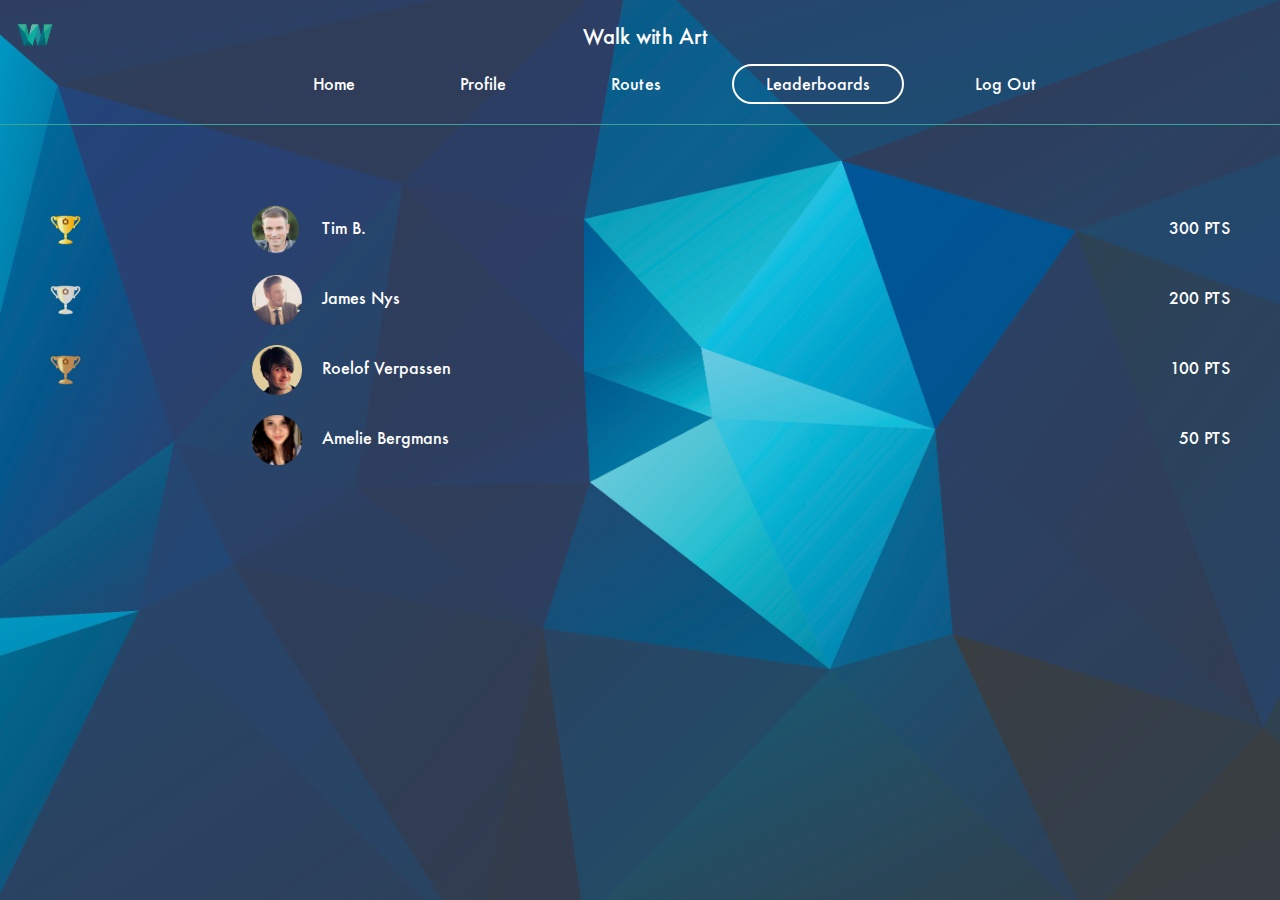
<file: nmdad1.local/www/Walk With Art/leaderboards.html>
<!--A Design by W3layouts
Author: W3layout
Author URL: http://w3layouts.com
License: Creative Commons Attribution 3.0 Unported
License URL: http://creativecommons.org/licenses/by/3.0/
-->
<!DOCTYPE html>
<html lang="en">
<head>
<title>Walk With Art | Leaderboards</title>
<meta name="viewport" content="width=device-width, initial-scale=1">
<meta charset="utf-8">
<meta name="keywords" content="Games Hub Responsive web template, Bootstrap Web Templates, Flat Web Templates, Android Compatible web template, 
Smartphone Compatible web template, free webdesigns for Nokia, Samsung, LG, SonyEricsson, Motorola web design" />
<script type="application/x-javascript"> addEventListener("load", function() { setTimeout(hideURLbar, 0); }, false); function hideURLbar(){ window.scrollTo(0,1); } </script>
<!-- bootstrap-css -->
<link href="css/bootstrap.css" rel="stylesheet" type="text/css" media="all" />
<!--// bootstrap-css -->
<!-- css -->
<link rel="stylesheet" href="css/style.css" type="text/css" media="all" />
<link rel="stylesheet" href="css/leaderboards.css" type="text/css" media="all" />
<!--// css -->
<!-- font-awesome icons -->
<link href="css/font-awesome.css" rel="stylesheet"> 
<!-- //font-awesome icons -->
<!-- portfolio -->	
<link rel="stylesheet" href="css/chocolat.css" type="text/css" media="all">
<!-- //portfolio -->	
<!-- font -->

<!-- //font -->
<script src="js/jquery-1.11.1.min.js"></script>
<script src="js/bootstrap.js"></script>
<script src="js/star.js"></script>
<script src="js/scripts.js"></script>

<!--[if lt IE 9]>
  <script src="https://oss.maxcdn.com/libs/html5shiv/3.7.0/html5shiv.js"></script>
<![endif]-->
</head>
<body>
	<!-- banner -->
	<div class="banner">
		<div class="agileits-logo">
			<div class="logo"><img src="images/Logo.png" alt="" />
				<h1><a href="index.html">Walk with Art</a></h1>
				<div class="header-top-info">
					<nav class="navbar navbar-default">
						<!-- Brand and toggle get grouped for better mobile display -->
						<div class="navbar-header">
							<button type="button" class="navbar-toggle collapsed" data-toggle="collapse" data-target="#bs-example-navbar-collapse-1">
								<span class="sr-only">Toggle navigation</span>
								<span class="icon-bar"></span>
								<span class="icon-bar"></span>
								<span class="icon-bar"></span>
							</button>
						</div>

						<!-- Collect the nav links, forms, and other content for toggling -->
						<div class="collapse navbar-collapse nav-wil" id="bs-example-navbar-collapse-1">
							<nav>
								<ul class="nav navbar-nav">
									<li><a href="index.html">Home</a></li>
									<li><a href="profile.html" class="scroll">Profile</a></li>
									<li><a href="routes.html" class="scroll">Routes</a></li>
									<li class="active"><a href="leaderboards.html" class="scroll">Leaderboards</a></li>
									<li><a href="#" onclick="Logout();" class="scroll">Log Out</a></li>
								</ul>
							</nav>
						</div>

						

						<!-- /.navbar-collapse -->
					</nav>
					<hr>
					<div class="profiles">
						<div class="row">
							<div class="col-xs-2">
						  		<div class="trophy-gold"></div>
					  		</div>
							<div class="col-xs-7">
							  	<div class="profile-Tim">
							  		<p class="left">Tim B.</p>
						  		</div>
					  		</div>
						  	<div class="col-xs-3">
						  		<p class="right">300 PTS</p>
					  		</div>
						</div>
						<div class="row">
							<div class="col-xs-2">
						  		<div class="trophy-silver"></div>
					  		</div>
							<div class="col-xs-7">
								<div class="profile-James">
									<p class="left">James Nys</p>
								</div>
							</div>
							<div class="col-xs-3">
								<p class="right">200 PTS</p>
							</div>
						</div>
						<div class="row">
							<div class="col-xs-2">
						  		<div class="trophy-bronze"></div>
					  		</div>
						  	<div class="col-xs-7">
						  		<div class="profile-Roelof">
						  			<p class="left">Roelof Verpassen</p>
					  			</div>
				  			</div>
						  	<div class="col-xs-3">
						  		<p class="right">100 PTS</p>
					  		</div>
						</div>
						<div class="row">
							<div class="col-xs-2">
						  		<div></div>
					  		</div>
						  	<div class="col-xs-7">
						  		<div class="profile-Amelie">
						  			<p class="left">Amelie Bergmans</p>
					  			</div>
				  			</div>
						  	<div class="col-xs-3">
						  		<p class="right">50 PTS</p>
					  		</div>
						</div>
					</div>
				</div>
			</div>
		</div>
		
		
	</div>
</body>	
</html>
</file>
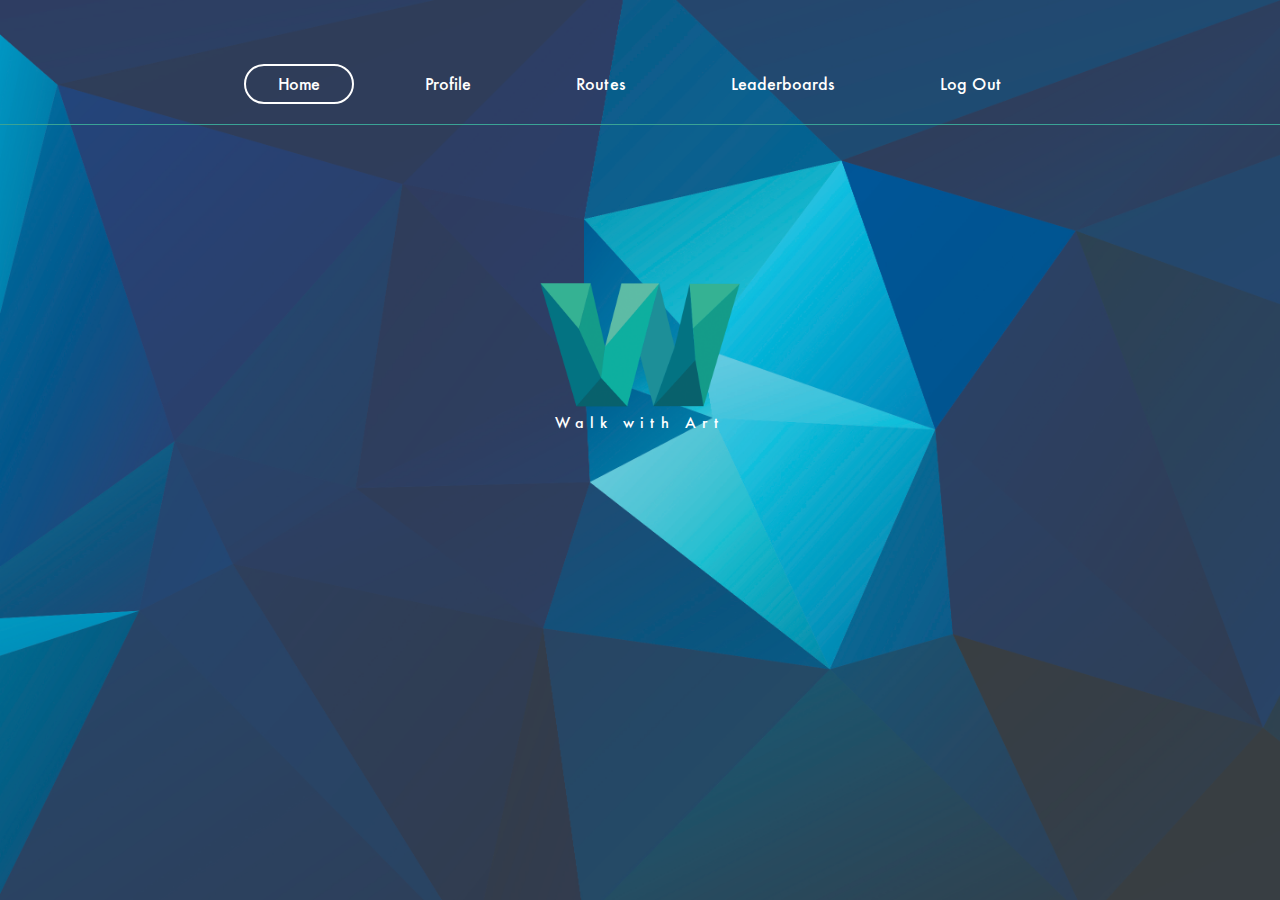
<file: nmdad1.local/www/Walk With Art/login.html>
<!--A Design by W3layouts
Author: W3layout
Author URL: http://w3layouts.com
License: Creative Commons Attribution 3.0 Unported
License URL: http://creativecommons.org/licenses/by/3.0/
-->
<!DOCTYPE html>
<html lang="en">
<head>
<title>Walk With Art | Login</title>
<meta name="viewport" content="width=device-width, initial-scale=1">
<meta charset="utf-8">
<meta name="keywords" content="Games Hub Responsive web template, Bootstrap Web Templates, Flat Web Templates, Android Compatible web template, 
Smartphone Compatible web template, free webdesigns for Nokia, Samsung, LG, SonyEricsson, Motorola web design" />
<script type="application/x-javascript"> addEventListener("load", function() { setTimeout(hideURLbar, 0); }, false); function hideURLbar(){ window.scrollTo(0,1); } </script>
<!-- bootstrap-css -->
<link href="css/bootstrap.css" rel="stylesheet" type="text/css" media="all" />
<!--// bootstrap-css -->
<!-- css -->
<link rel="stylesheet" href="css/style.css" type="text/css" media="all" />
<link rel="stylesheet" href="css/login.css" type="text/css" media="all" />

<!--// css -->
<!-- font-awesome icons -->
<link href="css/font-awesome.css" rel="stylesheet"> 
<!-- //font-awesome icons -->
<!-- portfolio -->	
<link rel="stylesheet" href="css/chocolat.css" type="text/css" media="all">
<!-- //portfolio -->	
<!-- font -->

<!-- //font -->
<script src="js/jquery-1.11.1.min.js"></script>
<script src="js/bootstrap.js"></script>
<script src="js/login.js"></script>
<script src="js/account.js"></script>

<!--[if lt IE 9]>
  <script src="https://oss.maxcdn.com/libs/html5shiv/3.7.0/html5shiv.js"></script>
<![endif]-->
</head>
<body>
	<!-- banner -->
	<div class="banner">
		<div class="agileinfo-dot">
			<div class="agileits-logo">
				<div class="logo"><img src="images/Logo.png" alt="" /></div>
				<h1><a href="index.html">Walk with Art</a></h1>
			</div>
			<div class="header-top">
				<div class="container">
					<div class="main-login main-center">

					<div id="errorMessage"></div>

					<form class="form-horizontal" method="post" action="#">
						
						<div class="form-group">
							<div class="cols-sm-10">
								<div class="input-group">
									<span class="input-group-addon"><i class="fa fa-user fa" aria-hidden="true"></i></span>
									<input type="text" class="form-control" name="name" id="name"  placeholder="Gebruikersnaam"/>
								</div>
							</div>
						</div>

						<div class="form-group">
							<div class="cols-sm-10">
								<div class="input-group">
									<span class="input-group-addon"><i class="fa fa-lock fa-lg" aria-hidden="true"></i></span>
									<input type="password" class="form-control" name="password" id="password"  placeholder="Paswoord"/>
								</div>
							</div>
						</div>
						<div class="form-group">
							<input type="button" value="Aanmelden" class="btn btn-primary btn-lg btn-block login-button" id="submit" onclick="validate()"/>
						</div>
						<div class="login-register">
				            <a href="register.html">nieuw account of wachtwoord vergeten?</a>
				         </div>
					</form>
				</div>
			</div>
			<div class="socials">
				<div class="container">
					<h1>Follow us</h1>
					<a class="btn btn-social-icon btn-facebook"><i class="fa fa-facebook"></i></a>
					<a class="btn btn-social-icon btn-twitter"><i class="fa fa-twitter"></i></a>
				</div>
			</div>
		</div>
	</div>
</body>	
</html>
</file>
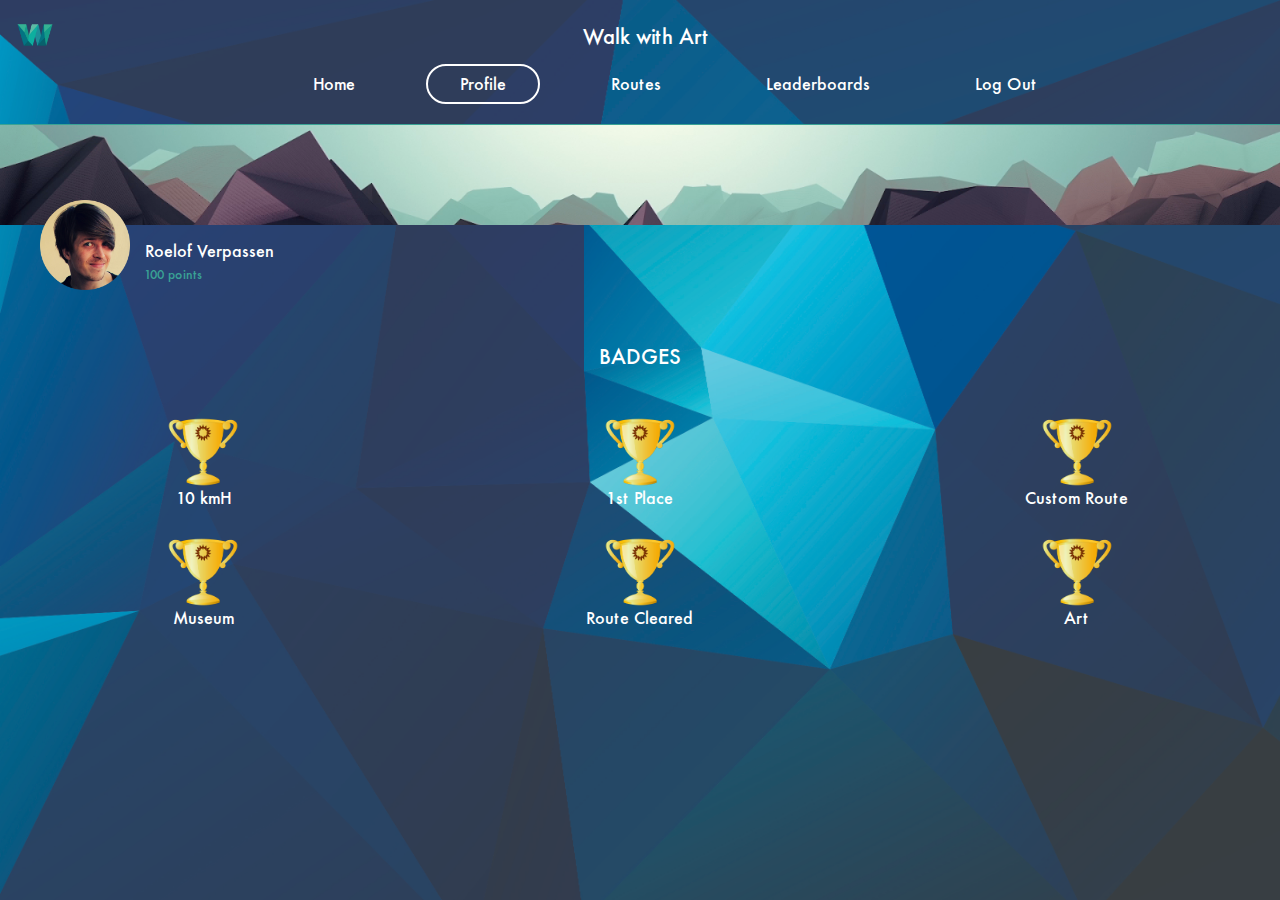
<file: nmdad1.local/www/Walk With Art/profile.html>
<!--A Design by W3layouts
Author: W3layout
Author URL: http://w3layouts.com
License: Creative Commons Attribution 3.0 Unported
License URL: http://creativecommons.org/licenses/by/3.0/
-->
<!DOCTYPE html>
<html lang="en">
<head>
<title>Walk With Art | Profile</title>
<meta name="viewport" content="width=device-width, initial-scale=1">
<meta charset="utf-8">
<meta name="keywords" content="Games Hub Responsive web template, Bootstrap Web Templates, Flat Web Templates, Android Compatible web template, 
Smartphone Compatible web template, free webdesigns for Nokia, Samsung, LG, SonyEricsson, Motorola web design" />
<script type="application/x-javascript"> addEventListener("load", function() { setTimeout(hideURLbar, 0); }, false); function hideURLbar(){ window.scrollTo(0,1); } </script>
<!-- bootstrap-css -->
<link href="css/bootstrap.css" rel="stylesheet" type="text/css" media="all" />
<!--// bootstrap-css -->
<!-- css -->
<link rel="stylesheet" href="css/style.css" type="text/css" media="all" />
<link rel="stylesheet" href="css/profile.css" type="text/css" media="all" />
<!--// css -->
<!-- font-awesome icons -->
<link href="css/font-awesome.css" rel="stylesheet"> 
<!-- //font-awesome icons -->
<!-- portfolio -->	
<link rel="stylesheet" href="css/chocolat.css" type="text/css" media="all">
<!-- //portfolio -->	
<!-- font -->

<!-- //font -->
<script src="js/jquery-1.11.1.min.js"></script>
<script src="js/bootstrap.js"></script>
<script src="js/scripts.js"></script>

<!--[if lt IE 9]>
  <script src="https://oss.maxcdn.com/libs/html5shiv/3.7.0/html5shiv.js"></script>
<![endif]-->
</head>
<body>
	<!-- banner -->
	<div class="banner">
		<div class="agileits-logo">
			<div class="logo"><img src="images/Logo.png" alt="" />
				<h1><a href="index.html">Walk with Art</a></h1>
				<div class="header-top-info">
					<nav class="navbar navbar-default">
						<!-- Brand and toggle get grouped for better mobile display -->
						<div class="navbar-header">
							<button type="button" class="navbar-toggle collapsed" data-toggle="collapse" data-target="#bs-example-navbar-collapse-1">
								<span class="sr-only">Toggle navigation</span>
								<span class="icon-bar"></span>
								<span class="icon-bar"></span>
								<span class="icon-bar"></span>
							</button>
						</div>

						<!-- Collect the nav links, forms, and other content for toggling -->
						<div class="collapse navbar-collapse nav-wil" id="bs-example-navbar-collapse-1">
							<nav>
								<ul class="nav navbar-nav">
									<li><a href="index.html">Home</a></li>
									<li class="active"><a href="profile.html" class="scroll">Profile</a></li>
									<li><a href="routes.html" class="scroll">Routes</a></li>
									<li><a href="leaderboards.html" class="scroll">Leaderboards</a></li>
									<li><a href="#" onclick="Logout();" class="scroll">Log Out</a></li>
								</ul>
							</nav>
						</div>

						

						<!-- /.navbar-collapse -->
					</nav>
					<hr>
					<div class="profile-banner"></div>
					<div class="profile">
						<span>Roelof Verpassen</span>
						<p>100 points</p>
					</div>
					<div class="badges">
						<h2>BADGES</h2>
						<div class="row">
						  <div class="col-xs-4 trophy"><p>10 kmH</p></div>
						  <div class="col-xs-4 trophy"><p>1st Place</p></div>
						  <div class="col-xs-4 trophy"><p>Custom Route</p></div>
						</div>
						<div class="row">
						  <div class="col-xs-4 trophy"><p>Museum</p></div>
						  <div class="col-xs-4 trophy"><p>Route Cleared</p></div>
						  <div class="col-xs-4 trophy"><p>Art</p></div>
						</div>
					</div>
				</div>
			</div>
		</div>
		
		
	</div>
</body>	
</html>
</file>
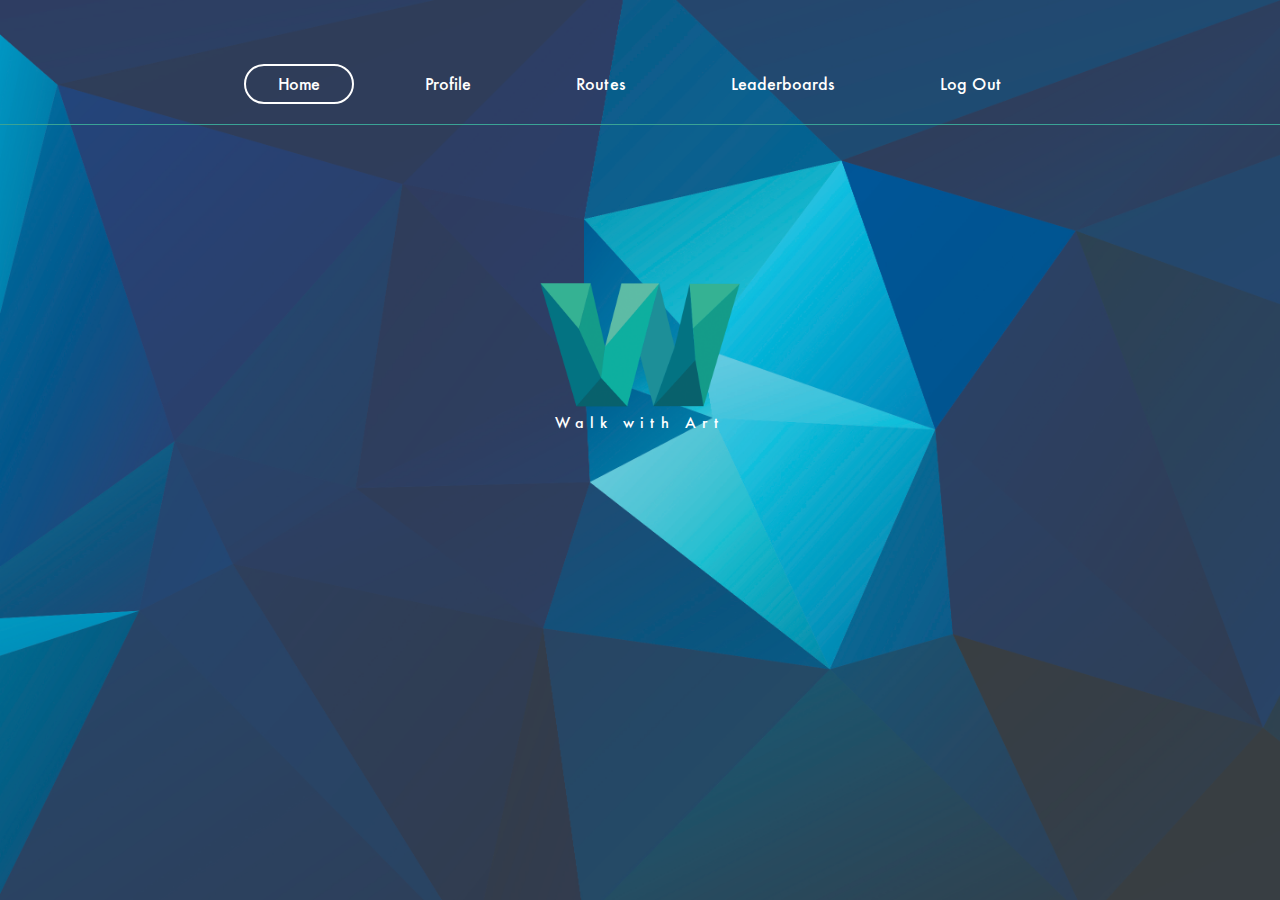
<file: nmdad1.local/www/Walk With Art/register.html>
<!--A Design by W3layouts
Author: W3layout
Author URL: http://w3layouts.com
License: Creative Commons Attribution 3.0 Unported
License URL: http://creativecommons.org/licenses/by/3.0/
-->
<!DOCTYPE html>
<html lang="en">
<head>
<title>Walk With Art | Register</title>
<meta name="viewport" content="width=device-width, initial-scale=1">
<meta charset="utf-8">
<meta name="keywords" content="Games Hub Responsive web template, Bootstrap Web Templates, Flat Web Templates, Android Compatible web template, 
Smartphone Compatible web template, free webdesigns for Nokia, Samsung, LG, SonyEricsson, Motorola web design" />
<script type="application/x-javascript"> addEventListener("load", function() { setTimeout(hideURLbar, 0); }, false); function hideURLbar(){ window.scrollTo(0,1); } </script>
<!-- bootstrap-css -->
<link href="css/bootstrap.css" rel="stylesheet" type="text/css" media="all" />
<!--// bootstrap-css -->
<!-- css -->
<link rel="stylesheet" href="css/style.css" type="text/css" media="all" />
<link rel="stylesheet" href="css/login.css" type="text/css" media="all" />

<!--// css -->
<!-- font-awesome icons -->
<link href="css/font-awesome.css" rel="stylesheet"> 
<!-- //font-awesome icons -->
<!-- portfolio -->	
<link rel="stylesheet" href="css/chocolat.css" type="text/css" media="all">
<!-- //portfolio -->	
<!-- font -->

<!-- //font -->
<script src="js/jquery-1.11.1.min.js"></script>
<script src="js/bootstrap.js"></script>
<script src="js/account.js"></script>


<!--[if lt IE 9]>
  <script src="https://oss.maxcdn.com/libs/html5shiv/3.7.0/html5shiv.js"></script>
<![endif]-->
</head>
<body>
	<!-- banner -->
	<div class="banner">
		<div class="agileinfo-dot">
			<div class="agileits-logo">
				<div class="logo"><img src="images/Logo.png" alt="" /></div>
				<h1><a href="index.html">Walk with Art</a></h1>
			</div>
			<div class="header-top">
				<div class="container">
					<div class="main-login main-center">
					<form class="form-horizontal" method="post" action="#">
						
						<div class="form-group">
							<div class="cols-sm-10">
								<div class="input-group">
									<span class="input-group-addon"><i class="fa fa-user fa" aria-hidden="true"></i></span>
									<input type="text" class="form-control" name="name" id="name"  placeholder="Gebruikersnaam"/>
								</div>
							</div>
						</div>

						<div class="form-group">
							<div class="cols-sm-10">
								<div class="input-group">
									<span class="input-group-addon"><i class="fa fa-user fa" aria-hidden="true"></i></span>
									<input type="text" class="form-control" name="firstname" id="firstname"  placeholder="Voornaam"/>
								</div>
							</div>
						</div>

						<div class="form-group">
							<div class="cols-sm-10">
								<div class="input-group">
									<span class="input-group-addon"><i class="fa fa-user fa" aria-hidden="true"></i></span>
									<input type="text" class="form-control" name="lastname" id="lastname"  placeholder="Achternaam"/>
								</div>
							</div>
						</div>

						<div class="form-group">
							<div class="cols-sm-10">
								<div class="input-group">
									<span class="input-group-addon"><i class="fa fa-lock fa-lg" aria-hidden="true"></i></span>
									<input type="text" class="form-control" name="password" id="password"  placeholder="Paswoord"/>
								</div>
							</div>
						</div>

						<div class="form-group">
							<div class="cols-sm-10">
								<div class="input-group">
									<span class="input-group-addon"><i class="fa fa-lock fa-lg" aria-hidden="true"></i></span>
									<input type="text" class="form-control" name="conf_password" id="conf_password"  placeholder="Bevestig Paswoord"/>
								</div>
							</div>
						</div>
						<div class="form-group">
							<a href="routes.html" class="btn btn-primary btn-lg btn-block login-button" role="button">Registreren</a>
						</div>
						<div class="login-register">
				            <a href="login.html">hebt u reeds een account?</a>
				         </div>
					</form>
				</div>
			</div>
			<div class="socials">
				<div class="container">
					<h1>Follow us</h1>
					<a class="btn btn-social-icon btn-facebook"><i class="fa fa-facebook"></i></a>
					<a class="btn btn-social-icon btn-twitter"><i class="fa fa-twitter"></i></a>
				</div>
			</div>
		</div>
	</div>
</body>	
</html>
</file>
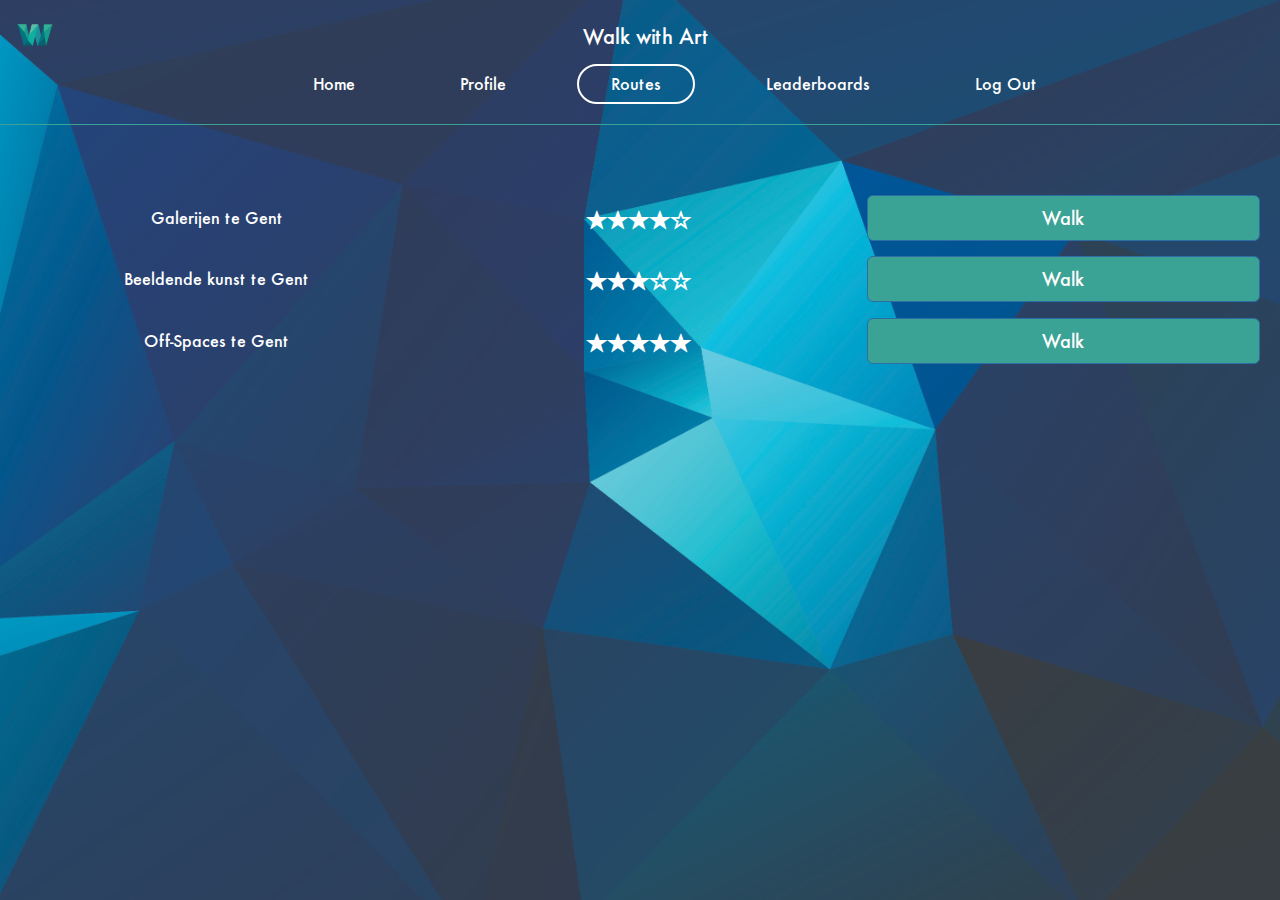
<file: nmdad1.local/www/Walk With Art/routes.html>
<!--A Design by W3layouts
Author: W3layout
Author URL: http://w3layouts.com
License: Creative Commons Attribution 3.0 Unported
License URL: http://creativecommons.org/licenses/by/3.0/
-->
<!DOCTYPE html>
<html lang="en">
<head>
<title>Walk With Art | Routes</title>
<meta name="viewport" content="width=device-width, initial-scale=1">
<meta charset="utf-8">
<meta name="keywords" content="Games Hub Responsive web template, Bootstrap Web Templates, Flat Web Templates, Android Compatible web template, 
Smartphone Compatible web template, free webdesigns for Nokia, Samsung, LG, SonyEricsson, Motorola web design" />
<script type="application/x-javascript"> addEventListener("load", function() { setTimeout(hideURLbar, 0); }, false); function hideURLbar(){ window.scrollTo(0,1); } </script>
<!-- bootstrap-css -->
<link href="css/bootstrap.css" rel="stylesheet" type="text/css" media="all" />
<!--// bootstrap-css -->
<!-- css -->
<link rel="stylesheet" href="css/style.css" type="text/css" media="all" />
<link rel="stylesheet" href="css/routes.css" type="text/css" media="all" />
<!--// css -->
<!-- font-awesome icons -->
<link href="css/font-awesome.css" rel="stylesheet"> 
<!-- //font-awesome icons -->
<!-- portfolio -->	
<link rel="stylesheet" href="css/chocolat.css" type="text/css" media="all">
<!-- //portfolio -->	
<!-- font -->

<!-- //font -->
<script src="js/jquery-1.11.1.min.js"></script>
<script src="js/bootstrap.js"></script>
<script src="js/star.js"></script>
<script src="js/scripts.js"></script>
<script src="js/route.js"></script>

<!--[if lt IE 9]>
  <script src="https://oss.maxcdn.com/libs/html5shiv/3.7.0/html5shiv.js"></script>
<![endif]-->
</head>
<body>
	<!-- banner -->
	<div class="banner">
		<div class="agileits-logo">
			<div class="logo"><img src="images/Logo.png" alt="" />
				<h1><a href="index.html">Walk with Art</a></h1>
				<div class="header-top-info">
					<nav class="navbar navbar-default">
						<!-- Brand and toggle get grouped for better mobile display -->
						<div class="navbar-header">
							<button type="button" class="navbar-toggle collapsed" data-toggle="collapse" data-target="#bs-example-navbar-collapse-1">
								<span class="sr-only">Toggle navigation</span>
								<span class="icon-bar"></span>
								<span class="icon-bar"></span>
								<span class="icon-bar"></span>
							</button>
						</div>

						<!-- Collect the nav links, forms, and other content for toggling -->
						<div class="collapse navbar-collapse nav-wil" id="bs-example-navbar-collapse-1">
							<nav>
								<ul class="nav navbar-nav">
									<li><a href="index.html">Home</a></li>
									<li><a href="profile.html" class="scroll">Profile</a></li>
									<li class="active"><a href="routes.html" class="scroll">Routes</a></li>
									<li><a href="leaderboards.html" class="scroll">Leaderboards</a></li>
									<li><a href="#" onclick="Logout();" class="scroll">Log Out</a></li>
								</ul>
							</nav>
						</div>

						

						<!-- /.navbar-collapse -->
					</nav>
					<hr>
					<div class="routes">
						<div class="row">
						  <div class="col-xs-4 route"><p>Galerijen te Gent</p></div>
						  <div class="col-xs-4 route"><div id="stars-existing" class="starrr lead" data-rating='4'></div></div>
						  <div class="col-xs-4 route"><div class="form-group"><input type="button" value="Walk" class="btn btn-primary btn-lg btn-block login-button" id="Walk1"/></div></div>
						</div>
						<div class="row">
						  <div class="col-xs-4 route"><p>Beeldende kunst te Gent</p></div>
						  <div class="col-xs-4 route"><div id="stars-existing" class="starrr lead" data-rating='3'></div></div>
						  <div class="col-xs-4 route"><div class="form-group"><input type="button" value="Walk" class="btn btn-primary btn-lg btn-block login-button" id="Walk2"/></div></div>
						</div>
						<div class="row">
						  <div class="col-xs-4 route"><p>Off-Spaces te Gent</p></div>
						  <div class="col-xs-4 route"><div id="stars-existing" class="starrr lead" data-rating='5'></div></div>
						  <div class="col-xs-4 route"><div class="form-group"><input type="button" value="Walk" class="btn btn-primary btn-lg btn-block login-button" id="Walk3"/></div></div>
						</div>
					</div>
				</div>
			</div>
		</div>
		
		
	</div>
</body>	
</html>
</file>
<file: nmdad1.local/www/Walk With Art/css/style.css>
@font-face {
  font-family: Futura;
  src: url(../fonts/Futura.ttc); }
agileinfo-dot
body a {
  transition: 0.5s all;
  -webkit-transition: 0.5s all;
  -o-transition: 0.5s all;
  -moz-transition: 0.5s all;
  -ms-transition: 0.5s all; }

html {
  font-size: 100%;
  font-family: Futura; }

body {
  font-size: 100%;
  font-family: Futura;
  background: #FFFFFF; }

.jarallax {
  position: relative;
  background-size: cover;
  background-repeat: no-repeat;
  background-position: 50% 50%; }

/*-- banner --*/
/*-- header --*/
/* Set a specific color for each brand */
.main-center {
  padding: 0px 60px; }

.login-register {
  text-align: center; }
  .login-register a {
    color: #e2826c;
    font-size: 0.8em;
    font-family: Futura; }

.form-group a {
  background-color: #3aa395; }
  .form-group a:hover {
    background-color: #08203a; }

input[type="text"], input[type="password"] {
  color: #ffffff; }

.login-button {
  background-color: #3aa395; }
  .login-button:hover {
    background-color: #08203a; }

.input-group input {
  background-color: transparent !important; }

span {
  background-color: transparent !important; }
  span.input-group-addon i {
    color: #ffffff; }

.navbar-default {
  background: none;
  border: none; }

.navbar {
  margin-bottom: 0; }

.navbar-collapse {
  padding: 0;
  box-shadow: none; }

.navbar-default .navbar-brand {
  color: #fff; }

.navbar-nav {
  float: none;
  text-align: center;
  background: none;
  margin: 4em 0 0 0; }

.header-top-info ul li {
  display: inline-block;
  float: none; }

.navbar-nav li.active:after {
  background: none !important;
  width: 0px !important; }

.navbar-default .navbar-nav > li > a {
  color: #fff;
  border: solid 2px rgba(255, 255, 255, 0); }
  .navbar-default .navbar-nav > li > a:hover, .navbar-default .navbar-nav > li > a:focus {
    color: #ffffff;
    border: solid 2px #ffffff;
    background: none;
    border-radius: 20px; }
.navbar-default .navbar-brand:hover, .navbar-default .navbar-brand:focus {
  color: #ffffff; }

.navbar-nav > li > a {
  font-size: 1em;
  padding: .5em 2em;
  margin: 0 1em; }

.navbar-default .navbar-nav > .active > a {
  color: #ffffff;
  border: solid 2px #ffffff;
  background: none;
  border-radius: 20px; }
  .navbar-default .navbar-nav > .active > a:hover, .navbar-default .navbar-nav > .active > a:focus {
    color: #ffffff;
    border: solid 2px #ffffff;
    background: none;
    border-radius: 20px; }

/*-- //header --*/
/*--slider--*/
#slider2, #slider3 {
  box-shadow: none;
  -moz-box-shadow: none;
  -webkit-box-shadow: none;
  margin: 0 auto; }

.rslides_tabs li:first-child {
  margin-left: 0; }
.rslides_tabs .rslides_here a {
  background: rgba(255, 255, 255, 0.1);
  color: #fff;
  font-weight: bold; }

.events {
  list-style: none; }

.callbacks_container {
  position: relative;
  float: left;
  width: 100%; }

.callbacks {
  position: relative;
  list-style: none;
  overflow: hidden;
  width: 100%;
  padding: 0;
  margin: 0; }
  .callbacks li {
    position: absolute;
    width: 100%; }
  .callbacks img {
    position: relative;
    z-index: 1;
    height: auto;
    border: 0; }
  .callbacks .caption {
    display: block;
    position: absolute;
    z-index: 2;
    font-size: 20px;
    text-shadow: none;
    color: #fff;
    left: 0;
    right: 0;
    padding: 10px 20px;
    margin: 0;
    max-width: none;
    top: 10%;
    text-align: center; }

.callbacks_nav {
  position: absolute;
  -webkit-tap-highlight-color: rgba(0, 0, 0, 0);
  bottom: 109px;
  left: 0;
  z-index: 3;
  text-indent: -9999px;
  overflow: hidden;
  text-decoration: none;
  width: 50px;
  height: 50px;
  background: transparent url(../images/arrows.png) no-repeat left top; }
  .callbacks_nav.next {
    left: auto;
    background-position: right top;
    right: 0; }
  .callbacks_nav.prev {
    right: auto;
    background-position: left top;
    left: 0; }

#slider3-pager a {
  display: inline-block; }
#slider3-pager span {
  float: left;
  width: 100px;
  height: 15px;
  background: #fff;
  display: inline-block;
  border-radius: 30em;
  opacity: 0.6; }
#slider3-pager .rslides_here a {
  background: #FFF;
  border-radius: 30em;
  opacity: 1; }
#slider3-pager a {
  padding: 0; }
#slider3-pager li {
  display: inline-block; }

.rslides {
  position: relative;
  list-style: none;
  overflow: hidden;
  width: 100%;
  padding: 0; }
  .rslides li {
    -webkit-backface-visibility: hidden;
    position: absolute;
    display: none;
    width: 100%;
    left: 0;
    top: 0;
    position: relative;
    display: block;
    float: left; }
  .rslides img {
    height: auto;
    border: 0; }

.callbacks_tabs {
  list-style: none;
  position: absolute;
  top: 116%;
  left: 48%;
  padding: 0;
  margin: 0;
  display: block;
  z-index: 999; }

.slider-top span {
  font-weight: 600; }

.callbacks_tabs li {
  display: inline-block;
  margin: 0; }
.callbacks_tabs a {
  visibility: hidden; }
  .callbacks_tabs a:after {
    content: "\f111";
    font-size: 0;
    font-family: FontAwesome;
    visibility: visible;
    display: block;
    height: 10px;
    width: 10px;
    display: inline-block;
    background: #ffffff;
    border: 2px solid #ffffff;
    border-radius: 50%;
    -webkit-border-radius: 50%;
    -o-border-radius: 50%;
    -moz-border-radius: 50%;
    -ms-border-radius: 50%; }

/*----*/
.callbacks_here a:after {
  background: #ff9800;
  border: 2px solid #ffffff; }

/*-- //slider --*/
/*-- w3layouts-banner-info --*/
.w3layouts-banner-info {
  padding: 8em 0; }

.banner_text {
  text-align: center; }
  .banner_text h3 {
    color: #FFFFFF;
    font-size: 7em;
    margin: 0;
    font-weight: 100;
    text-transform: uppercase; }
  .banner_text p {
    color: #FFFFFF;
    font-size: 1em;
    margin: 2em 0;
    letter-spacing: 2px; }

.w3-button {
  position: relative;
  margin: 0;
  padding: 1em;
  z-index: 1; }
  .w3-button a {
    color: #FFFFFF;
    font-size: 1em;
    padding: .5em 1em;
    border: solid 2px #FF9800;
    text-decoration: none;
    border-radius: 30px;
    margin: 0;
    background: #FF9800; }
    .w3-button a:hover {
      color: #FFFFFF;
      background: none;
      border: solid 2px #FFFFFF; }

/*-- //w3layouts-banner-info --*/
/*-- about--*/
.about, .markets, .portfolio, .testimonial-dot, .team, .blog, .mail {
  padding: 4em 0; }

.welcome {
  border-bottom: 1px dashed #ccc;
  padding-bottom: 1em;
  text-align: center; }

.agileits-title h2, .agileits-title h3 {
  font-size: 4em;
  color: #ff9800;
  margin: 0;
  text-align: center;
  font-family: 'Roboto Condensed', sans-serif; }
.agileits-title p {
  font-size: 1em;
  color: #999;
  line-height: 1.8em;
  margin: 1em auto 0;
  width: 65%; }

.about-w3lsrow {
  margin: 4em 0 0 0; }

.w3about-img {
  background: url(../images/2.jpg) no-repeat 0px 0px;
  background-size: cover;
  min-height: 30em;
  padding: 0;
  position: relative; }

.w3about-text {
  background: #f2f2f2;
  position: absolute;
  width: 56%;
  padding: 3em;
  right: -30%;
  top: 27%; }
  .w3about-text h5 {
    font-size: 2.5em;
    color: #212121;
    margin: 0; }
  .w3about-text p {
    color: #999999;
    font-size: .9em;
    line-height: 1.8em;
    margin: 1em 0 0 0; }

/*-- //about--*/
/*-- markets --*/
.markets {
  background: #ececec; }

.wthree-heading h3, .agileits-top-heading h2 {
  color: #212121;
  font-size: 2.5em;
  margin: 0;
  font-weight: 600;
  text-transform: uppercase;
  letter-spacing: 6px; }

.wthree-heading {
  text-align: center; }

.markets-grids, .agileits-feedback-grids, .w3-agileits-newsletter, .team-grids, .agile-contact-form, .w3-agile-testimonial, .wthree-blog-grids, .w3_mail_grids, .agileits-team-grids {
  margin: 4em 0 0 0; }

.agileits-icon-grid {
  padding: 2em;
  background: #FFFFFF;
  box-shadow: 0 0px 1px #6b6b6b, 0 1px 2px rgba(0, 0, 0, 0.24); }

.icon-left {
  float: none;
  width: 70px;
  height: 70px;
  text-align: center;
  padding: 1.2em 0 0 0;
  margin: 0 auto 1em;
  background: #ff9800; }
  .icon-left i.fa {
    color: #FFFFFF;
    font-size: 2em; }

.icon-right {
  float: none;
  width: 100%;
  text-align: center; }
  .icon-right h5 {
    color: #212121;
    font-size: 1em;
    margin: 0;
    font-weight: 700;
    text-transform: uppercase;
    letter-spacing: 4px; }
  .icon-right p {
    color: #999999;
    font-size: .9em;
    margin: 1em 0 0 0;
    line-height: 1.8em; }

.w3ls-markets-grid:nth-child(4), .w3ls-markets-grid:nth-child(5), .w3ls-markets-grid:nth-child(6) {
  margin: 3em 0 0 0; }

/*-- //markets --*/
/*-- portfolio --*/
.filtr-item {
  padding: 0;
  width: 33.3335%;
  float: left; }

.filtr-container {
  width: 100%; }

.item-desc {
  background-color: rgba(0, 0, 0, 0.5);
  color: white;
  position: absolute;
  text-transform: uppercase;
  text-align: center;
  z-index: 1; }

.simplefilter li, .multifilter li, .sortandshuffle li {
  color: #212121;
  cursor: pointer;
  display: inline-block;
  padding: 10px 20px;
  font-size: .9em;
  font-weight: 600;
  margin: 0 0.4em;
  border-radius: 30px;
  -webkit-border-radius: 30px;
  -moz-border-radius: 30px;
  -o-border-radius: 30px;
  -ms-border-radius: 30px; }

.simplefilter li {
  border: 2px solid #212121; }
  .simplefilter li.active {
    border: 2px solid #ff9800;
    color: #ffffff;
    background: #ff9800;
    border-radius: 30px;
    -webkit-border-radius: 30px;
    -moz-border-radius: 30px;
    -o-border-radius: 30px;
    -ms-border-radius: 30px; }

select {
  padding: 1rem 1rem;
  text-transform: uppercase; }

.sortandshuffle .shuffle-btn {
  background-color: #dec800; }
.sortandshuffle .sort-btn {
  background-color: #de0000; }
  .sortandshuffle .sort-btn.active {
    background-color: #9d0000; }

.filtr-item {
  transform: scale(1) translate3d(0px, 0px, 0px);
  -o-transform: scale(1) translate3d(0px, 0px, 0px);
  transition: all 0.5s ease-out 0ms;
  -o-transition: all 0.5s ease-out 0ms;
  transform-style: preserve-3d;
  -o-transform-style: preserve-3d; }

ul.simplefilter {
  text-align: center;
  margin: 4em 0 3em;
  padding: 0; }

@media screen and (max-width: 991px) {
  .filtr-item {
    float: left;
    width: 33.33%; }

  .simplefilter li, .multifilter li, .sortandshuffle li {
    padding: 10px 13px;
    font-size: 1em; } }
@media screen and (max-width: 768px) {
  .filtr-item {
    float: left;
    width: 50%; }

  .simplefilter li, .multifilter li, .sortandshuffle li {
    padding: 8px 10px;
    font-size: 0.9em;
    letter-spacing: 0px; } }
@media screen and (max-width: 600px) {
  .filtr-item {
    padding: 0em; }

  ul.simplefilter {
    margin-bottom: 0em; }

  .simplefilter li, .multifilter li, .sortandshuffle li {
    margin-bottom: 1em; } }
@media screen and (max-width: 414px) {
  ul.simplefilter {
    margin-bottom: 0em; }

  .filtr-item {
    width: 100%; }

  .simplefilter li, .multifilter li, .sortandshuffle li {
    padding: 4px 4px;
    font-size: 0.8em;
    letter-spacing: 0px;
    margin-bottom: 1em; } }
.portfolio figure {
  margin: 0;
  padding: 0;
  position: relative;
  display: block;
  cursor: pointer;
  overflow: hidden; }
  .portfolio figure:hover figcaption {
    -ms-filter: progid:DXImageTransform.Microsoft.Alpha(Opacity=100);
    filter: alpha(opacity=100);
    opacity: 1;
    -webkit-transform: rotate(0);
    -moz-transform: rotate(0);
    -o-transform: rotate(0);
    -ms-transform: rotate(0);
    transform: rotate(0);
    top: 0; }
.portfolio figcaption {
  -ms-filter: progid:DXImageTransform.Microsoft.Alpha(Opacity=0);
  filter: alpha(opacity=0);
  opacity: 0;
  position: absolute;
  height: 100%;
  width: 100%;
  top: -100%;
  background: rgba(0, 0, 0, 0.5);
  color: #fff;
  -webkit-transition: all .5s ease;
  -moz-transition: all .5s ease;
  -o-transition: all .5s ease;
  -ms-transition: all .5s ease;
  transition: all .5s ease;
  -webkit-transition-delay: .5s;
  -moz-transition-delay: .5s;
  -o-transition-delay: .5s;
  -ms-transition-delay: .5s;
  transition-delay: .5s;
  -webkit-transform: rotate(360deg);
  -moz-transform: rotate(360deg);
  -o-transform: rotate(360deg);
  -ms-transform: rotate(360deg);
  transform: rotate(360deg); }
  .portfolio figcaption h3 {
    color: #FFF;
    text-align: center;
    margin-bottom: 0;
    font-size: 2em;
    letter-spacing: 3px;
    font-weight: 700;
    font-family: 'Roboto Condensed', sans-serif;
    text-transform: uppercase;
    position: relative;
    margin-top: 105px;
    -webkit-transition: all .5s;
    -moz-transition: all .5s;
    -o-transition: all .5s;
    -ms-transition: all .5s;
    transition: all .5s;
    -webkit-transition-delay: 1s;
    -moz-transition-delay: 1s;
    -o-transition-delay: 1s;
    -ms-transition-delay: 1s;
    transition-delay: 1s; }
    .portfolio figcaption h3 span {
      text-transform: capitalize;
      letter-spacing: 1px;
      font-weight: 300; }
.portfolio figure:hover h3 {
  left: 0; }
.portfolio figcaption a {
  color: #fff;
  border: 2px solid #fff;
  padding: 4px 10px;
  text-decoration: none; }
  .portfolio figcaption a:hover {
    color: #4f5856;
    background: #fff; }

/*-- //portfolio --*/
/*-- model --*/
.agileits-w3layouts-info img {
  width: 100%; }

.modal-header h4 {
  margin: 0;
  font-size: 2em;
  text-transform: uppercase;
  color: #FF9800;
  text-decoration: none;
  font-weight: 700;
  font-family: 'Roboto Condensed', sans-serif;
  letter-spacing: 6px;
  padding: 0; }
  .modal-header h4 span {
    text-transform: capitalize;
    letter-spacing: 1px;
    font-weight: 300;
    color: #212121; }

.modal-body p {
  margin: 1em 0 0 0;
  font-size: .875em;
  color: #999999;
  line-height: 1.8em; }

/*-- //model --*/
/*-- testimonial --*/
.testimonial {
  background: url(../images/1.jpg) no-repeat 0px 0px;
  background-size: cover; }

.testimonial-dot {
  background: url(../images/dott.png) repeat 0px 0px;
  background-size: 2px;
  -webkit-background-size: 2px;
  -moz-background-size: 2px;
  -o-background-size: 2px;
  -ms-background-size: 2px; }

.testimonial-heading h3, .testimonial-heading h5 {
  color: #FFFFFF; }

.testimonial-img-grid {
  width: 28%;
  margin: 0 auto; }

.testimonial-img {
  float: left;
  width: 26.33%; }
  .testimonial-img:nth-child(2) {
    margin: 0 2em; }
  .testimonial-img img {
    width: 100%;
    border-radius: 50%;
    -webkit-border-radius: 50%;
    -ms-border-radius: 50%;
    -moz-border-radius: 50%;
    -o-border-radius: 50%; }

.t-img1 img, .t-img2 img {
  opacity: 0.6; }

.testimonial-img-info {
  margin: 2em 0 0 0;
  text-align: center; }
  .testimonial-img-info p {
    color: #FFFFFF;
    font-size: .9em;
    margin: 0 auto;
    width: 60%;
    line-height: 1.8em; }
  .testimonial-img-info h5 {
    color: #FFFFFF;
    font-size: 1em;
    margin: 1em 0;
    font-weight: 700;
    text-transform: uppercase;
    letter-spacing: 4px; }
  .testimonial-img-info h6 {
    color: #FFFFFF;
    font-size: .9em;
    margin: 1em 0;
    font-style: italic; }

/*-- //testimonial --*/
/*-- team --*/
.team-heading h4 {
  color: rgba(255, 255, 255, 0.47); }

.team-info {
  position: relative;
  overflow: hidden; }
  .team-info img {
    width: 100%; }

.team-caption {
  background: #FF9800;
  padding: 1em;
  position: absolute;
  left: 0;
  bottom: -105%;
  text-align: center;
  width: 100%;
  height: 154px;
  -webkit-transition: .5s all;
  transition: .5s all;
  -moz-transition: .5s all; }
  .team-caption h4 {
    color: #FFFFFF;
    font-size: 1.5em;
    margin: .5em 0 0 0;
    font-family: 'Roboto Condensed', sans-serif; }
  .team-caption p {
    color: #eaeaea;
    font-size: .9em;
    margin: 0; }
  .team-caption ul {
    padding: 0;
    margin: 1em 0 0 0; }
    .team-caption ul li {
      display: inline-block; }
      .team-caption ul li a {
        color: #333;
        text-align: center; }
        .team-caption ul li a i.fa.fa-facebook {
          height: 30px;
          width: 30px;
          line-height: 30px;
          border: solid 2px #FFF;
          background: none;
          color: #FFF;
          transition: 0.5s all;
          -webkit-transition: 0.5s all;
          -moz-transition: 0.5s all;
          -o-transition: 0.5s all;
          -ms-transition: 0.5s all; }
          .team-caption ul li a i.fa.fa-facebook:hover {
            background: #3b5998; }
        .team-caption ul li a i.fa.fa-twitter {
          height: 30px;
          width: 30px;
          line-height: 30px;
          border: solid 2px #FFF;
          background: none;
          color: #FFF;
          transition: 0.5s all;
          -webkit-transition: 0.5s all;
          -moz-transition: 0.5s all;
          -o-transition: 0.5s all;
          -ms-transition: 0.5s all; }
          .team-caption ul li a i.fa.fa-twitter:hover {
            background: #55acee; }
        .team-caption ul li a i.fa.fa-rss {
          height: 30px;
          width: 30px;
          line-height: 30px;
          border: solid 2px #FFF;
          background: none;
          color: #FFF;
          transition: 0.5s all;
          -webkit-transition: 0.5s all;
          -moz-transition: 0.5s all;
          -o-transition: 0.5s all;
          -ms-transition: 0.5s all; }
          .team-caption ul li a i.fa.fa-rss:hover {
            background: #f26522; }

.team-info:hover .team-caption {
  bottom: 0%;
  bottom: 0%; }

/*-- //team --*/
/*-- blog --*/
.blog {
  background: #ececec; }

.blog-left h4 {
  color: #FF9800;
  margin: 0 0 1em 0;
  font-size: 2.5em;
  font-weight: 800; }
.blog-left ul {
  padding: 0;
  margin: 1em 0 0 0; }
  .blog-left ul li {
    display: block;
    color: #212121;
    font-size: .9em;
    margin: .5em 0; }
    .blog-left ul li a {
      color: #FF9800;
      text-decoration: none;
      -o-transition: all 0.5s;
      -moz-transition: all 0.5s;
      -ms-transition: all 0.5s;
      -webkit-transition: all 0.5s;
      transition: all 0.5s; }
      .blog-left ul li a:hover {
        color: #212121; }
      .blog-left ul li a:focus {
        outline: none; }

.blog-right a:focus, .date-text a:focus {
  outline: none; }

.blog-right a {
  line-height: 1.5em;
  color: #212121;
  font-size: 1em;
  margin: 0;
  text-transform: uppercase;
  text-decoration: none;
  font-weight: 500;
  letter-spacing: 1px;
  -o-transition: all 0.5s;
  -moz-transition: all 0.5s;
  -ms-transition: all 0.5s;
  -webkit-transition: all 0.5s;
  transition: all 0.5s; }
  .blog-right a:hover {
    color: #FF9800; }
.blog-right p {
  color: #999999;
  margin: 1em 0 0 0;
  font-size: .9em;
  line-height: 1.8em; }

/*-- //blog --*/
/*-- mail --*/
.w3_mail_grids textarea {
  outline: none;
  padding: 10px;
  color: #212121;
  font-size: 14px;
  border: none;
  border-bottom: 2px solid #212121;
  background: none;
  width: 97.3%;
  margin: 0 0 3em 1.1em;
  min-height: 150px;
  resize: none;
  font-weight: 600; }
  .w3_mail_grids textarea::-webkit-input-placeholder {
    color: #212121 !important; }
.w3_mail_grids input[type="submit"] {
  outline: none;
  padding: .5em 1em;
  color: #ffffff;
  letter-spacing: 2px;
  font-size: 1em;
  border: none;
  text-transform: uppercase;
  background: #FF9800;
  border: 2px solid #FF9800;
  font-weight: 600;
  -o-transition: all 0.5s;
  -moz-transition: all 0.5s;
  -ms-transition: all 0.5s;
  -webkit-transition: all 0.5s;
  transition: all 0.5s; }
  .w3_mail_grids input[type="submit"]:hover {
    color: #212121;
    border: 2px solid #212121;
    background: none; }

.input {
  position: relative;
  z-index: 1;
  display: inline-block;
  margin: 1em;
  max-width: 30%;
  width: calc(100% - 2em);
  vertical-align: top; }

.input__field {
  position: relative;
  display: block;
  float: right;
  padding: 0.8em;
  width: 60%;
  border: none;
  border-radius: 0;
  background: #f0f0f0;
  color: #aaa;
  -webkit-appearance: none;
  /* for box shadows to show on iOS */ }
  .input__field:focus {
    outline: none; }

.input__label {
  display: inline-block;
  padding: 0 1em;
  width: 40%;
  color: #212121;
  font-weight: 600;
  -webkit-font-smoothing: antialiased;
  -moz-osx-font-smoothing: grayscale;
  -webkit-touch-callout: none;
  -webkit-user-select: none;
  -khtml-user-select: none;
  -moz-user-select: none;
  -ms-user-select: none;
  user-select: none; }

.input__label-content {
  position: relative;
  display: block;
  padding: 1.6em 0;
  width: 100%; }

/* Jiro */
.input__field--jiro {
  padding: 1em 0.5em;
  width: 100%;
  background: transparent;
  color: #212121;
  font-size: 14px;
  opacity: 0;
  -webkit-transition: opacity 0.3s;
  transition: opacity 0.3s; }

.input__label--jiro {
  position: absolute;
  left: 0;
  padding: 0 0.85em;
  width: 100%;
  height: 100%;
  text-align: left;
  pointer-events: none;
  font-size: 14px; }

.input__label-content--jiro {
  -webkit-transition: -webkit-transform 0.3s 0.3s;
  transition: transform 0.3s 0.3s; }

.input__label--jiro::before, .input__label--jiro::after {
  content: '';
  position: absolute;
  top: 0;
  left: 0;
  width: 100%;
  height: 100%;
  -webkit-transition: -webkit-transform 0.3s;
  transition: transform 0.3s; }
.input__label--jiro::before {
  border-top: 2px solid #212121;
  -webkit-transform: translate3d(0, 100%, 0) translate3d(0, -2px, 0);
  transform: translate3d(0, 100%, 0) translate3d(0, -2px, 0);
  -webkit-transition-delay: 0.3s;
  transition-delay: 0.3s; }
.input__label--jiro::after {
  z-index: -1;
  background: #f5f5f5;
  -webkit-transform: scale3d(1, 0, 1);
  transform: scale3d(1, 0, 1);
  -webkit-transform-origin: 50% 0%;
  transform-origin: 50% 0%; }

.input__field--jiro:focus, .input--filled .input__field--jiro {
  opacity: 1;
  -webkit-transition-delay: 0.3s;
  transition-delay: 0.3s; }

.input__field--jiro:focus + .input__label--jiro .input__label-content--jiro, .input--filled .input__label-content--jiro {
  -webkit-transform: translate3d(0, -80%, 0);
  transform: translate3d(0, -80%, 0);
  -webkit-transition-timing-function: cubic-bezier(0.2, 1, 0.3, 1);
  transition-timing-function: cubic-bezier(0.2, 1, 0.3, 1); }

.input__field--jiro:focus + .input__label--jiro::before, .input--filled .input__label--jiro::before {
  -webkit-transition-delay: 0s;
  transition-delay: 0s; }

.input__field--jiro:focus + .input__label--jiro::before, .input--filled .input__label--jiro::before {
  -webkit-transform: translate3d(0, 0, 0);
  transform: translate3d(0, 0, 0); }

.input__field--jiro:focus + .input__label--jiro::after, .input--filled .input__label--jiro::after {
  -webkit-transform: scale3d(1, 1, 1);
  transform: scale3d(1, 1, 1);
  -webkit-transition-delay: 0.3s;
  transition-delay: 0.3s;
  -webkit-transition-timing-function: cubic-bezier(0.2, 1, 0.3, 1);
  transition-timing-function: cubic-bezier(0.2, 1, 0.3, 1); }

/*-- //mail --*/
/*-- contact --*/
.contact-w3lsleft.map {
  padding: 0; }

.address-row {
  margin-top: 3em; }

.contact-w3lsright {
  padding: 6em 6em;
  background: #ececec; }
  .contact-w3lsright h6 {
    line-height: 1.5em;
    color: #212121;
    font-size: 1.5em;
    margin: 0;
    text-transform: uppercase;
    text-decoration: none;
    font-weight: 500;
    letter-spacing: 1px; }

.address-left {
  padding: 0;
  text-align: center; }

.address-right {
  padding-left: 2em; }

.address-row span.glyphicon {
  font-size: 1em;
  border: 1px solid #afafaf;
  padding: 1.6em 1em;
  color: #212121;
  -webkit-transition: .5s all;
  -moz-transition: .5s all;
  -o-transition: .5s all;
  -ms-transition: .5s all;
  transition: .5s all; }
.address-row:hover span.glyphicon {
  border-color: #FF9800;
  color: #FF9800;
  -webkit-transform: rotatey(360deg);
  -moz-transform: rotatey(360deg);
  transform: rotatey(360deg);
  -o-transform: rotatey(360deg);
  -ms-transform: rotatey(360deg); }
.address-row h5 {
  font-size: 1em;
  color: #212121;
  margin: 0 0 1em 0;
  font-weight: 600; }

.address-right p {
  color: #999999;
  font-size: .9em;
  margin: 0;
  line-height: 1.8em; }
  .address-right p a {
    color: #FF9800;
    text-decoration: none; }
    .address-right p a:hover {
      color: #212121; }

.map iframe {
  width: 100%;
  min-height: 526px;
  border: none;
  margin-bottom: -.5em; }

/*-- //contact --*/
/*-- footer --*/
.footer {
  background: #333;
  padding: 4em 0; }

.footer-title h3 {
  font-size: 1.5em;
  display: inline-block;
  color: #fff;
  letter-spacing: 2px;
  margin: 0;
  font-family: 'Roboto Condensed', sans-serif; }

.amet-sed p {
  margin: 2em 0 0 0;
  color: #999999;
  font-size: .9em;
  line-height: 1.8em; }

.amet-medium p a {
  color: #FF9800;
  text-decoration: none; }
  .amet-medium p a:hover {
    color: #FFFFFF; }

.amet-sed .w3social-icons {
  margin-top: 1em; }

.support {
  margin: 1em 0em 0 0;
  background-color: #2d2d2d;
  padding: 1em 1em; }
  .support input[type="email"] {
    width: 65%;
    padding: .5em 1em;
    font-size: 1em;
    text-align: left;
    font-weight: 400;
    border: 2px solid #fff;
    outline: none;
    margin: 0;
    -webkit-appearance: none;
    background: #fff; }
  .support input[type="submit"] {
    background: #FF9800;
    cursor: pointer;
    border: 2px solid #FF9800;
    color: #fff;
    font-weight: 400;
    font-size: 1em;
    padding: .5em 1em;
    text-align: center;
    -webkit-appearance: none;
    outline: none;
    transition: 0.5s all;
    -webkit-transition: 0.5s all;
    -moz-transition: 0.5s all;
    -o-transition: 0.5s all;
    -ms-transition: 0.5s all; }
    .support input[type="submit"]:hover {
      background: none;
      border: 2px solid #FFFFFF;
      color: #FFFFFF; }

/*-- social-icons --*/
.agileinfo-social-grids {
  margin: 2em 0 0 0; }
  .agileinfo-social-grids ul {
    padding: 0;
    margin: 0; }
    .agileinfo-social-grids ul li {
      display: inline-block; }
      .agileinfo-social-grids ul li a {
        color: #FFFFFF;
        text-align: center; }
        .agileinfo-social-grids ul li a i.fa {
          transition: 0.5s all;
          -webkit-transition: 0.5s all;
          -moz-transition: 0.5s all;
          -o-transition: 0.5s all;
          -ms-transition: 0.5s all; }
          .agileinfo-social-grids ul li a i.fa.fa-facebook:hover {
            color: #3b5998; }
          .agileinfo-social-grids ul li a i.fa.fa-twitter {
            margin: 0 1em; }
            .agileinfo-social-grids ul li a i.fa.fa-twitter:hover {
              color: #55acee; }
          .agileinfo-social-grids ul li a i.fa.fa-rss {
            margin: 0 1em 0 0; }
            .agileinfo-social-grids ul li a i.fa.fa-rss:hover {
              color: #f26522; }
          .agileinfo-social-grids ul li a i.fa.fa-vk:hover {
            color: #45668e; }

/*-- //footer --*/
/*-- copyright --*/
.copyright {
  background: #212121;
  padding: 1em 0; }
  .copyright p {
    color: #FFFFFF;
    font-size: .9em;
    text-align: center;
    margin: 0; }
    .copyright p a {
      color: #ff9800; }
      .copyright p a:hover {
        color: #FFFFFF; }

/*-- //copyright --*/
/*-- to-top --*/
#toTop {
  display: none;
  text-decoration: none;
  position: fixed;
  bottom: 20px;
  right: 2%;
  overflow: hidden;
  z-index: 999;
  width: 40px;
  height: 40px;
  border: none;
  text-indent: 100%;
  background: url(../images/arrow.png) no-repeat 0px 0px; }

#toTopHover {
  width: 40px;
  height: 40px;
  display: block;
  overflow: hidden;
  float: right;
  opacity: 0;
  -moz-opacity: 0;
  filter: alpha(opacity=0); }

/*-- //to-top --*/
/*-- responsive --*/
@media (max-width: 1080px) {
  .w3about-text {
    width: 63%;
    right: -35%; }

  .portfolio figcaption h3 {
    margin-top: 87px; }

  .input {
    max-width: 29.5%; }

  .testimonial-img-grid {
    width: 35%; }

  .address-row {
    padding-left: 0; }

  .contact-w3lsright {
    padding: 3em 3em; }

  .map iframe {
    min-height: 516px; }

  .support input[type="email"] {
    width: 54%; } }
@media (max-width: 991px) {
  .navbar-nav > li > a {
    padding: .5em 1em;
    margin: 0 .8em; }

  .banner_text h3 {
    font-size: 5em; }

  .w3layouts-banner-info {
    padding: 5em 0; }

  .w3about-text {
    width: 89%; }

  .w3ls-markets-grid:nth-child(2), .w3ls-markets-grid:nth-child(3), .w3ls-markets-grid:nth-child(4), .w3ls-markets-grid:nth-child(5), .w3ls-markets-grid:nth-child(6) {
    margin: 2em 0 0 0; }

  .testimonial-img-grid {
    width: 50%; }

  .portfolio figcaption h3 {
    margin-top: 70px; }

  .testimonial-img-info p {
    width: 85%; }

  .agileits-title p {
    width: 95%; }

  .agileits-team-grid {
    float: left;
    width: 50%;
    margin-bottom: 2em; }
    .agileits-team-grid:nth-child(3), .agileits-team-grid:nth-child(4) {
      margin: 0; }

  .w3-agileits-blog-grid:nth-child(2) {
    margin: 2em 0 0 0; }

  .amet-medium {
    margin: 2em 0; }

  .support input[type="email"] {
    width: 83%; }

  .input {
    max-width: 28.5%; } }
@media (max-width: 767px) {
  .callbacks_tabs {
    left: 47%; }

  .portfolio figcaption h3 {
    margin-top: 100px; }

  .navbar {
    text-align: center; }

  .navbar-nav {
    margin: 1em 0; }

  .header-top-info ul li {
    display: block; }

  .navbar-nav li:after {
    background: none; }

  .navbar-default .navbar-collapse, .navbar-default .navbar-form {
    border: none;
    position: absolute;
    width: 100%;
    background: rgba(0, 0, 0, 0.84);
    z-index: 9999; }
  .navbar-default .navbar-toggle {
    border: none; }
    .navbar-default .navbar-toggle .icon-bar {
      background-color: #3aa395 !important; }
    .navbar-default .navbar-toggle:hover, .navbar-default .navbar-toggle:focus .icon-bar {
      background: #3aa395; }
    .navbar-default .navbar-toggle:hover .icon-bar {
      background-color: #ffffff !important; } }
@media (max-width: 736px) {
  .input {
    max-width: 28%; }

  .w3about-text {
    width: 60%;
    right: 0; }

  .support input[type="email"] {
    width: 82%; }

  .navbar-nav > li > a {
    margin: 1em .5em; } }
@media (max-width: 667px) {
  .input {
    max-width: 27.5%; }

  .support input[type="email"] {
    width: 80%; } }
@media (max-width: 640px) {
  .support input[type="email"] {
    width: 78%; } }
@media (max-width: 600px) {
  .banner_text h3 {
    font-size: 4em; }

  .w3layouts-banner-info {
    padding: 4em 0; }

  .w3about-text {
    width: 72%; }

  .portfolio figcaption h3 {
    margin-top: 75px; }

  .testimonial-img-grid {
    width: 60%; }

  .input {
    max-width: 27%; }

  .map iframe {
    min-height: 350px; }

  .support input[type="email"] {
    width: 77%; } }
@media (max-width: 568px) {
  .input {
    max-width: 26%; }

  .support input[type="email"] {
    width: 75%; } }
@media (max-width: 480px) {
  .navbar-nav > li > a {
    margin: .5em .5em;
    margin: .5em .5em; }

  .callbacks_tabs {
    left: 45%;
    top: 108%; }

  .w3layouts-banner-info {
    padding: 3em 0; }

  .portfolio figcaption h3 {
    margin-top: 60px;
    font-size: 1.5em; }

  .testimonial-img:nth-child(2) {
    margin: 0 1em; }

  .testimonial-img-info p {
    width: 95%; }

  .agileits-title h2, .agileits-title h3 {
    font-size: 3em; }

  .blog-left h4 {
    font-size: 2em; }

  .input {
    max-width: 100%; }

  .w3_mail_grids textarea {
    width: 93.3%;
    margin: 1em; }

  .contact-w3lsright h6 {
    font-size: 1em; }

  .address-row {
    float: none;
    width: 100%;
    margin-top: 2em; }

  .support input[type="email"] {
    width: 70%; }

  .callbacks_nav {
    width: 35px;
    height: 35px;
    background: transparent url(../images/arrows.png) no-repeat left top;
    background-size: 203%; }

  .w3about-text {
    padding: 2em; } }
@media (max-width: 414px) {
  .banner_text h3 {
    font-size: 3em; }

  .w3about-img {
    min-height: 22em; }

  .w3about-text {
    padding: 1em;
    top: 20%; }
    .w3about-text h5 {
      font-size: 2em; }

  .about, .markets, .portfolio, .testimonial-dot, .team, .blog, .mail {
    padding: 2em 0; }

  .markets-grids, .agileits-feedback-grids, .w3-agileits-newsletter, .team-grids, .agile-contact-form, .w3-agile-testimonial, .wthree-blog-grids, .w3_mail_grids, .agileits-team-grids {
    margin: 2em 0 0 0; }

  ul.simplefilter {
    margin: 2em 0 2em; }

  .portfolio figcaption h3 {
    margin-top: 105px; }

  .agileits-title h2, .agileits-title h3 {
    font-size: 2.5em; }

  .team-caption h4, .blog-left h4 {
    font-size: 1.2em; }

  .address-right {
    padding-left: 1em; }

  .about-w3lsrow {
    margin: 2em 0 0 0; }

  .support input[type="email"] {
    width: 62%; } }
@media (max-width: 384px) {
  .banner_text p {
    margin: 1em 0;
    letter-spacing: 1px; }

  .callbacks_nav {
    bottom: 25px; }

  .w3layouts-banner-info {
    padding: 2em 0; }

  .callbacks_tabs {
    left: 44%; }

  .agileits-icon-grid {
    padding: 1em; }

  .portfolio figcaption h3 {
    margin-top: 95px; }

  .agileits-team-grid {
    float: none;
    width: 100%;
    margin-bottom: 2em !important; }
    .agileits-team-grid:nth-child(4) {
      margin: 0 !important; }

  .blog-left {
    float: none;
    width: 100%; }

  .blog-right {
    float: none;
    width: 100%;
    margin: 1em 0 0 0; }

  .address-right {
    padding-left: 1.5em;
    padding-right: 0; }

  .footer {
    padding: 2em 0; }

  .support input[type="email"] {
    width: 58%; }

  .agileits-title p {
    font-size: .9em; } }
@media (max-width: 320px) {
  .banner_text h3 {
    font-size: 2em; }

  .callbacks_tabs {
    left: 43%; }

  .w3-button {
    padding: .5em; }

  .w3about-text {
    width: 87%; }

  .portfolio figcaption h3 {
    margin-top: 80px; }

  .agileits-title h2, .agileits-title h3 {
    font-size: 2em; }

  .blog-left {
    padding: 0; }

  .blog-right {
    padding: 0; }
    .blog-right a {
      font-size: .9em; }

  .w3_mail_grids input[type="submit"] {
    font-size: .9em; }

  .contact-w3lsright {
    padding: 2em; }

  .support input[type="email"] {
    width: 100%; }
  .support input[type="submit"] {
    margin: 1em 0 0 0; } }
/*-- //responsive --*/

/*# sourceMappingURL=style.css.map */
</file>
<file: nmdad1.local/www/Walk With Art/css/leaderboards.css>
@font-face {
  font-family: Futura;
  src: url(../fonts/Futura.ttc); }
hr {
  border-top: 1px solid #3aa395;
  margin-top: 0px !important; }

@media (min-width: 768px) {
  hr {
    margin-top: 20px !important; } }
.logo {
  height: 190px; }
  .logo img {
    width: 70px;
    height: auto;
    float: left; }

.agileits-logo {
  display: inline; }

h1 {
  font-size: 20px;
  font-family: Futura; }

a {
  color: #ffffff !important; }
  a:link {
    text-decoration: none; }

.logo h1 {
  padding-top: 5px;
  text-decoration: none;
  text-align: center;
  float: left;
  width: 66%; }

html, body {
  height: 100%; }

.navbar-toggle {
  float: right;
  margin-top: 20px;
  margin-right: 20px; }

.banner {
  background: url(../images/1.jpg) no-repeat 0px 0px;
  background-size: cover;
  height: 100%; }

.glyphicon {
  color: #ffffff; }

hr {
  margin-bottom: 0px !important; }

.profiles {
  text-align: left;
  margin-top: 70px;
  padding-left: 40px;
  padding-right: 40px; }
  .profiles p {
    color: #ffffff;
    margin-left: 20px; }
  .profiles .right {
    float: right;
    margin-top: 12px !important; }
  .profiles .left {
    float: left;
    padding-left: 70px;
    margin-top: 12px !important; }

.row {
  padding: 10px 10px; }

p {
  margin: 0 0 0px !important; }

.profile-Tim {
  background: url(../images/profile_round2.png) no-repeat 0px 0px;
  background-size: contain;
  height: 50px;
  width: auto; }

.profile-James {
  background: url(../images/profile_round4.png) no-repeat 0px 0px;
  background-size: contain;
  height: 50px;
  width: auto; }

.profile-Roelof {
  background: url(../images/profile_round1.png) no-repeat 0px 0px;
  background-size: contain;
  height: 50px;
  width: auto; }

.profile-Amelie {
  background: url(../images/profile_round5.png) no-repeat 0px 0px;
  background-size: contain;
  height: 50px;
  width: auto; }

.trophy-gold {
  background: url(../images/trophy_gold.png) no-repeat 0px 0px;
  background-size: contain;
  height: 30px;
  margin-top: 10px; }

.trophy-silver {
  background: url(../images/trophy_silver.png) no-repeat 0px 0px;
  background-size: contain;
  height: 30px;
  margin-top: 10px; }

.trophy-bronze {
  background: url(../images/trophy_bronze.png) no-repeat 0px 0px;
  background-size: contain;
  height: 30px;
  margin-top: 10px; }

@media (min-width: 470px) {
  .logo h1 {
    width: 70%; } }
@media (min-width: 510px) {
  .logo h1 {
    width: 72.5%; } }
@media (min-width: 550px) {
  .logo h1 {
    width: 75%; } }
@media (min-width: 616px) {
  .logo h1 {
    width: 77.5%; } }
@media (min-width: 680px) {
  .logo h1 {
    width: 80%; } }
@media (min-width: 722px) {
  .logo h1 {
    width: 80%; } }
@media (min-width: 729px) {
  .logo h1 {
    width: 79%; } }
@media (min-width: 768px) {
  .logo h1 {
    width: 84%; } }
@media (min-width: 789px) {
  .logo h1 {
    width: 87.5%; } }
@media (min-width: 890px) {
  .logo h1 {
    width: 90%; } }
@media (min-width: 1300px) {
  .logo h1 {
    width: 92%; } }

/*# sourceMappingURL=leaderboards.css.map */
</file>
<file: nmdad1.local/www/Walk With Art/css/chocolat.css>
body{
	margin:0;
	padding:0;
}
#Choco_overlay{
	background: #000!important;
	position: fixed;
	top: 0;
	left: 0;
	z-index: 1000;
	width: 100%;
	height: 100%;
	display:none;
	padding:0;
	margin:0;
}
#Choco_content{
	display:none;
	width:800px;
	height:600px;
	z-index:1001;
	position:fixed;
	left:50%;
	top:50%;
	margin-left:-400px;
	margin-top:-300px;
	border-top:1px solid transparent;/*Yes, adjust image perfectly at the center of a box, don't know why.*/
}
#Choco_left_arrow{
	float:left;
	background-image:url(../images/left.png)!important;
	background-position:12%;
	left:-20%;
}
#Choco_right_arrow{
	float:right;
	background-image:url(../images/right.png)!important;
	background-position:88%;
	left:20%;
}
.Choco_arrows{
	background-repeat:no-repeat;
	display:none;
	position:relative;
	cursor:pointer;
	width:49%;
	top:-100%;
	height:100%;
	margin-top:-30px;
}
#Choco_container_photo{
	text-align:center;
	width:800px;
	height:600px;
	/*background:url(../images/ajax-loader.gif) center center no-repeat;*/
}
#Choco_container_description{
	padding:0;
	height:26px;
	width:100%;
	color:#FFFFFF;
	font-family:Tahoma;
	clear:both;
	position:relative;
	font-size:12px;
	margin-top:-5px;
	overflow:hidden;
	visibility:hidden;
}
#Choco_container_title{
	float:left;
	padding:5px;
}
#Choco_container_via{
	padding:5px;
	float:right;
}
#Choco_container_via a{
	color:gray;
}
#Choco_container_via a:hover{
	color:white;
	background:gray;
}
#Choco_close{
	width:30px;
	height:25px;
	background-image:url(../images/close.png)!important;
	background-repeat:no-repeat;
	z-index:1002;
	cursor:pointer;
	margin: 0px 0px 15px 0px;
	display:none;
}
#Choco_loading{
	width:9px;
	height:11px;
	background-image:url(../images/loading.gif);
	background-repeat:no-repeat;
	z-index:1002;
	cursor:pointer;
	float:right;
	margin-top:-20px;
	display:none;
}
#Choco_bigImage{
	display:none;
	position:relative;
	width:100%;
	height:100%;
	margin-top:-5px;
}
</file>
<file: nmdad1.local/www/Walk With Art/css/login.css>
/* Facebook */
.socials {}
  .socials .fa-facebook {
    background: #3B5998;
    color: white; }
  .socials .fa-twitter {
    background: #55ACEE;
    color: white; }
  .socials .fa {
    padding: 20px;
    font-size: 30px;
    width: 70px;
    height: 70px;
    text-align: center;
    text-decoration: none;
    border-radius: 50%; }
    .socials .fa:hover {
      opacity: 0.7; }


body, html {
  height: 100%; }

#errorMessage {
  text-align: center; }
  #errorMessage p {
    color: red; }

/* Twitter */
/* Style all font awesome icons */
/* Add a hover effect if you want */
.banner {
  background: url(../images/1.jpg) no-repeat 0px 0px;
  background-size: cover;
  height: 100%; }

.logo {
  height: 190px; }
  .logo img {
    width: 300px;
    height: auto; }

.agileits-logo {
  text-align: center;
  padding-bottom: 80px; }
  .agileits-logo h1 {
    margin: 0; }
    .agileits-logo h1 a {
      font-size: 0.4em;
      color: #ffffff;
      text-decoration: none;
      font-weight: 100;
      font-family: Futura;
      letter-spacing: 6px;
      padding: 0;
      margin-bottom: 10px; }

.socials {
  text-align: center; }
  .socials h1 {
    font-size: 1em;
    color: #ffffff;
    text-decoration: none;
    font-weight: 100;
    font-family: Futura;
    letter-spacing: 6px;
    padding: 0;
    margin-bottom: 10px; }

/*# sourceMappingURL=login.css.map */
</file>
<file: nmdad1.local/www/Walk With Art/css/profile.css>
@font-face {
  font-family: Futura;
  src: url(../fonts/Futura.ttc); }
hr {
  border-top: 1px solid #3aa395;
  margin-top: 0px !important; }

@media (min-width: 768px) {
  hr {
    margin-top: 20px !important; } }
.logo {
  height: 190px; }
  .logo img {
    width: 70px;
    height: auto;
    float: left; }

.agileits-logo {
  display: inline; }

h1 {
  font-size: 20px;
  font-family: Futura; }

a {
  color: #ffffff !important; }
  a:link {
    text-decoration: none; }

.logo h1 {
  padding-top: 5px;
  text-decoration: none;
  text-align: center;
  float: left;
  width: 66%; }

html, body {
  height: 100%; }

.navbar-toggle {
  float: right;
  margin-top: 20px;
  margin-right: 20px; }

.banner {
  background: url(../images/1.jpg) no-repeat 0px 0px;
  background-size: cover;
  height: 100%; }

hr {
  margin-bottom: 0px !important; }

.profile-banner {
  background: url(../images/mountains.png) repeat 0px 0px;
  background-size: cover;
  height: 100px;
  width: auto;
  background-position: center; }

.profile {
  background: url(../images/profile_round1.png) no-repeat 0px 0px;
  background-size: contain;
  height: 90px;
  width: auto;
  position: absolute;
  top: 150px;
  left: 40px; }

.profile span {
  position: relative;
  color: #ffffff;
  font-family: Futura;
  left: 105px;
  top: 40px; }

.profile p {
  position: relative;
  color: #3aa395;
  font-family: Futura;
  left: 104px;
  top: 43px;
  font-size: 12px; }

.badges {
  text-align: center; }
  .badges h2 {
    font-size: 20px !important;
    font-family: Futura;
    color: #ffffff;
    padding-top: 100px;
    padding-bottom: 40px; }

.trophy {
  background: url(../images/trophy_gold.png) no-repeat 0px 0px;
  background-size: contain;
  height: 70px;
  background-position: center; }
  .trophy p {
    margin-top: 70px;
    color: #ffffff; }

.row {
  padding-bottom: 50px; }

@media (min-width: 470px) {
  .logo h1 {
    width: 70%; } }
@media (min-width: 510px) {
  .logo h1 {
    width: 72.5%; } }
@media (min-width: 550px) {
  .logo h1 {
    width: 75%; } }
@media (min-width: 616px) {
  .logo h1 {
    width: 77.5%; } }
@media (min-width: 680px) {
  .logo h1 {
    width: 80%; } }
@media (min-width: 722px) {
  .logo h1 {
    width: 80%; } }
@media (min-width: 729px) {
  .logo h1 {
    width: 79%; } }
@media (min-width: 768px) {
  .logo h1 {
    width: 84%; }

  .profile {
    position: absolute;
    top: 200px;
    left: 40px; }

  .profile span {
    position: relative;
    left: 105px;
    top: 40px; } }
@media (min-width: 789px) {
  .logo h1 {
    width: 87.5%; } }
@media (min-width: 890px) {
  .logo h1 {
    width: 90%; } }
@media (min-width: 1300px) {
  .logo h1 {
    width: 92%; } }

/*# sourceMappingURL=profile.css.map */
</file>
<file: nmdad1.local/www/Walk With Art/css/routes.css>
@font-face {
  font-family: Futura;
  src: url(../fonts/Futura.ttc); }
hr {
  border-top: 1px solid #3aa395;
  margin-top: 0px !important; }

@media (min-width: 768px) {
  hr {
    margin-top: 20px !important; } }
.logo {
  height: 190px; }
  .logo img {
    width: 70px;
    height: auto;
    float: left; }

.agileits-logo {
  display: inline; }

h1 {
  font-size: 20px;
  font-family: Futura; }

a {
  color: #ffffff !important; }
  a:link {
    text-decoration: none; }

.logo h1 {
  padding-top: 5px;
  text-decoration: none;
  text-align: center;
  float: left;
  width: 66%; }

html, body {
  height: 100%; }

.navbar-toggle {
  float: right;
  margin-top: 20px;
  margin-right: 20px; }

.banner {
  background: url(../images/1.jpg) no-repeat 0px 0px;
  background-size: cover;
  height: 100%; }

.glyphicon {
  color: #ffffff; }

hr {
  margin-bottom: 0px !important; }

.routes {
  text-align: center;
  margin-top: 70px;
  padding-left: 20px;
  padding-right: 20px; }

.route p {
  color: #ffffff;
  margin-top: 12px; }
.route #stars-existing {
  margin-top: 12px; }

@media (min-width: 470px) {
  .logo h1 {
    width: 70%; } }
@media (min-width: 510px) {
  .logo h1 {
    width: 72.5%; } }
@media (min-width: 550px) {
  .logo h1 {
    width: 75%; } }
@media (min-width: 616px) {
  .logo h1 {
    width: 77.5%; } }
@media (min-width: 680px) {
  .logo h1 {
    width: 80%; } }
@media (min-width: 722px) {
  .logo h1 {
    width: 80%; } }
@media (min-width: 729px) {
  .logo h1 {
    width: 79%; } }
@media (min-width: 768px) {
  .logo h1 {
    width: 84%; }

  .profile {
    position: absolute;
    top: 200px;
    left: 40px; }

  .profile span {
    position: relative;
    left: 105px;
    top: 40px; } }
@media (min-width: 789px) {
  .logo h1 {
    width: 87.5%; } }
@media (min-width: 890px) {
  .logo h1 {
    width: 90%; } }
@media (min-width: 1300px) {
  .logo h1 {
    width: 92%; } }

/*# sourceMappingURL=routes.css.map */
</file>
